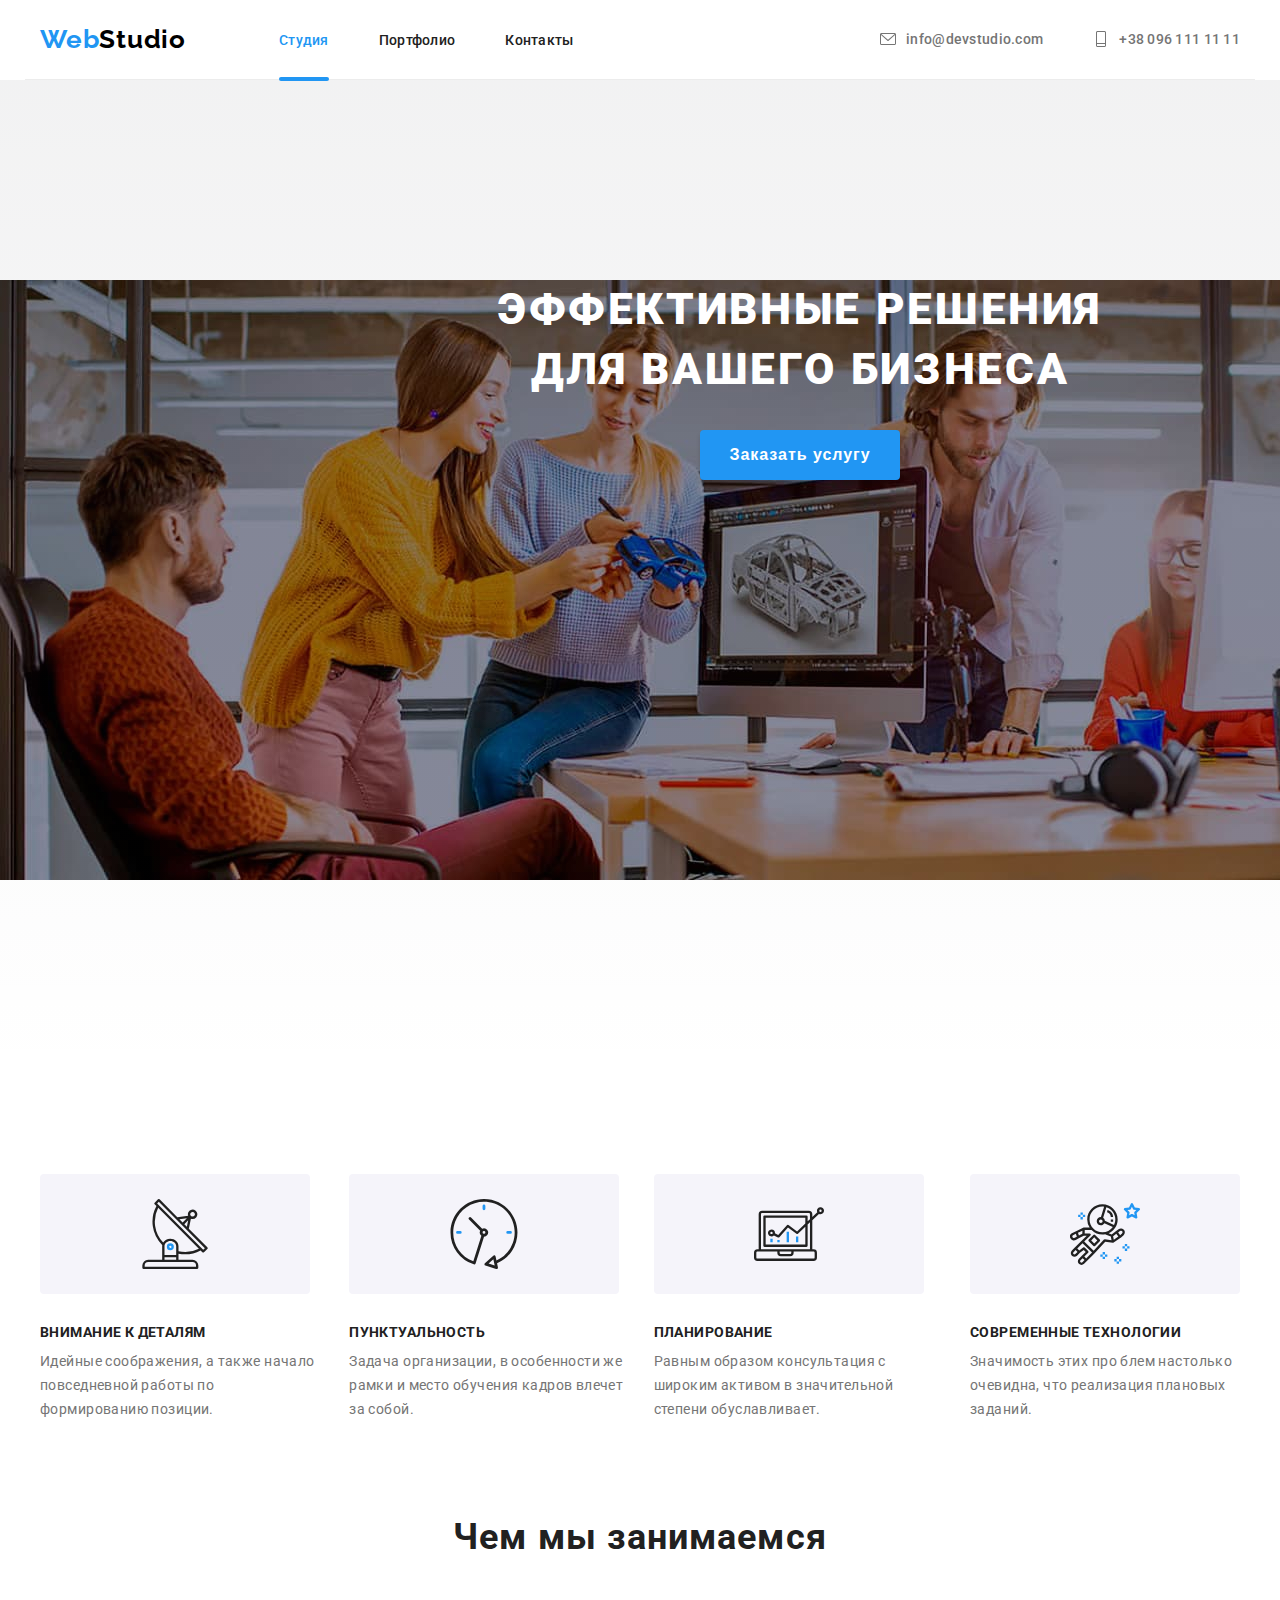
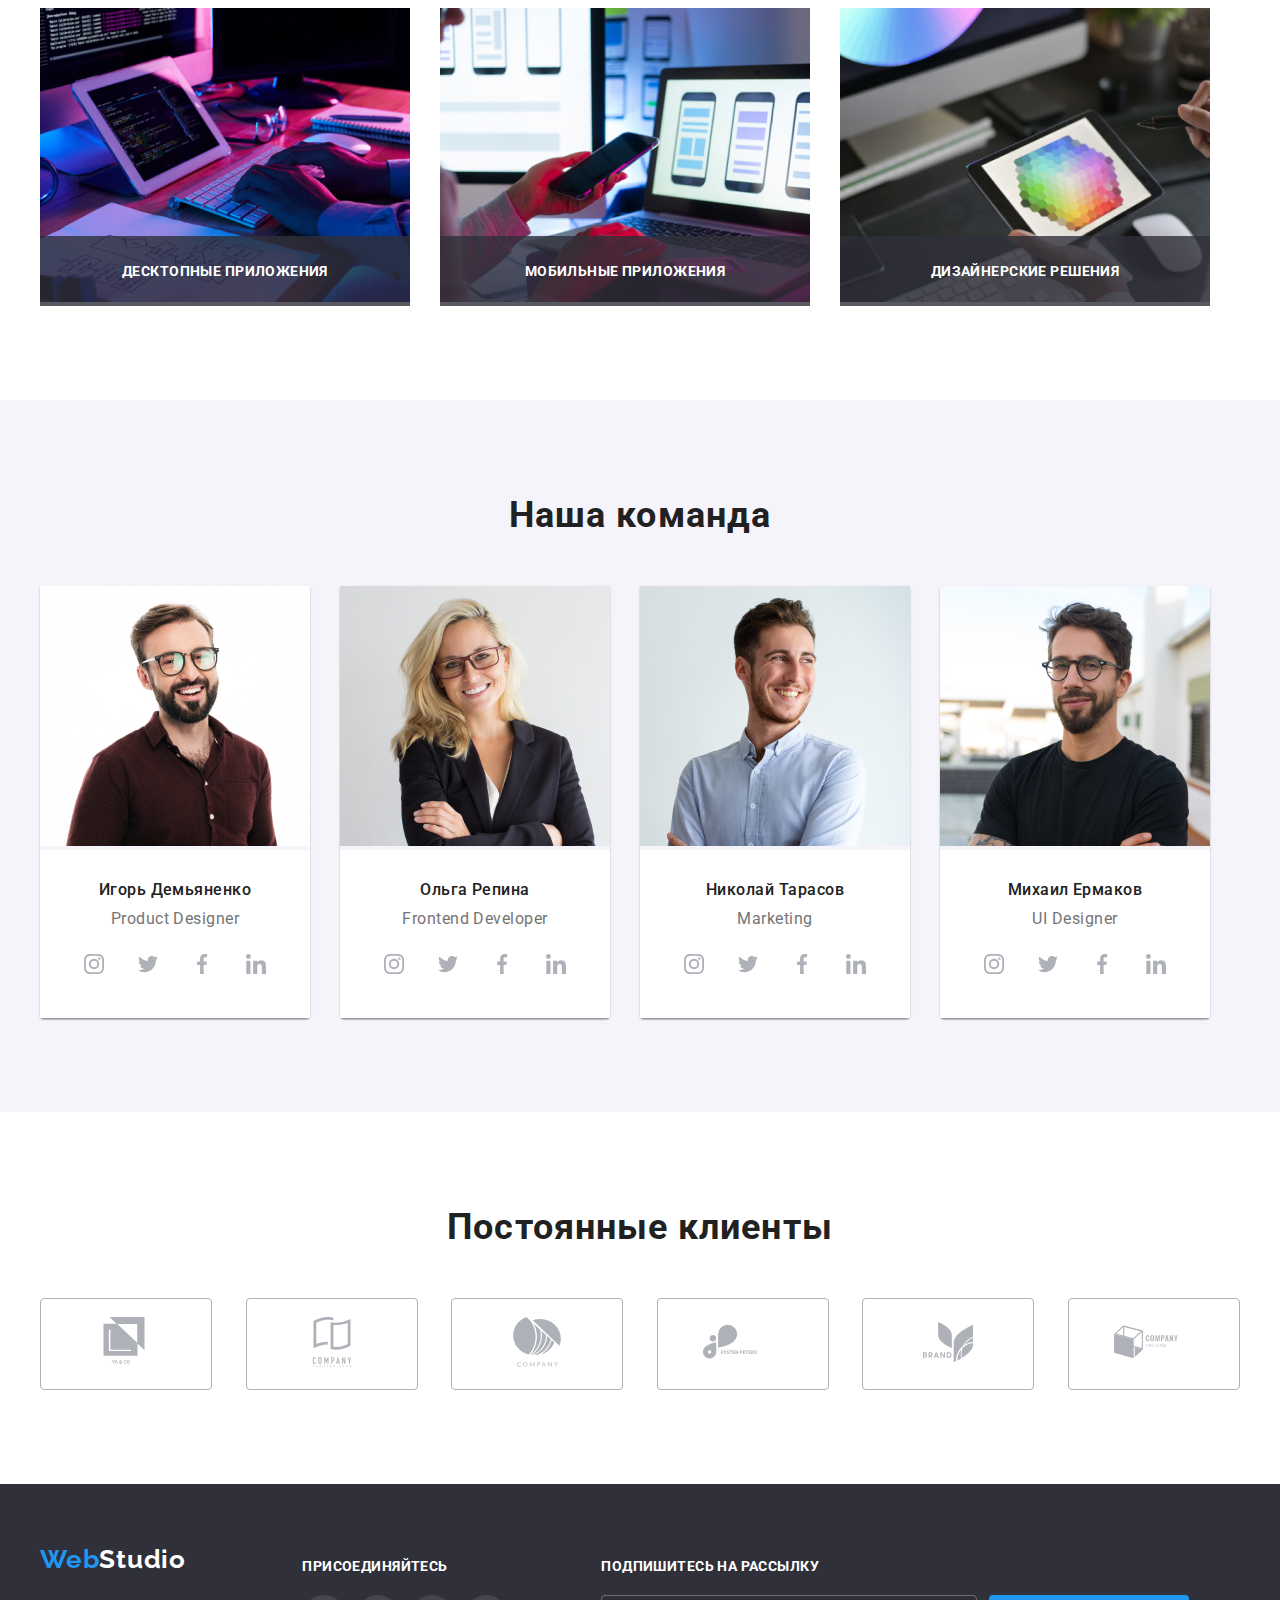
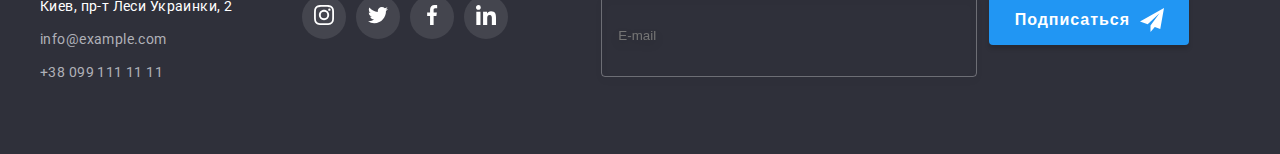
<file: index.html>
<!DOCTYPE html>
<html lang="ru">
  <head>
    <meta charset="UTF-8" />
    <meta name="viewport" content="width=device-width, initial-scale=1.0" />
    <title>WebStudio</title>
    <link
      rel="stylesheet"
      href="https://cdnjs.cloudflare.com/ajax/libs/modern-normalize/0.2.0/modern-normalize.min.css"
      integrity="sha512-sqIVMkf5f8XGYI/UZYGs7wODxlUeoj9JknataPfUwtvrSKWMHrMXGZ7Evb6nabFYJQG15vFFyALe6r0nWCD1Ug=="
      crossorigin="anonymous"
    />
    <link rel="preconnect" href="https://fonts.gstatic.com" />
    <link
      href="https://fonts.googleapis.com/css2?family=Raleway:wght@400;700&family=Roboto:wght@400;500;700;900&display=swap"
      rel="stylesheet"
    />

    <link rel="stylesheet" href="./css/main.min.css" />
  </head>
  <body>
    <!--Head of page-->
    <header>
      <div class="container page-header">
        <a href="./index.html" class="logo"
          ><span class="logo__web">Web</span>Studio</a
        >

        <nav>
          <ul class="menu">
            <li class="menu__item">
              <a class="menu__link current" href="./index.html">Студия</a>
            </li>
            <li class="menu__item">
              <a class="menu__link" href="./portfolio.html">Портфолио</a>
            </li>
            <li class="menu__item">
              <a class="menu__link" href="#">Контакты</a>
            </li>
          </ul>
        </nav>
        <ul class="contacts">
          <li class="contacts__item">
            <a class="contacts__link" href="mailto:info@devstudio.com">
              <svg class="contacts__icon" width="16" height="16">
                <use href="./images/icons.svg#icon-envelope"></use>
              </svg>
              info@devstudio.com</a
            >
          </li>
          <li class="contacts__item">
            <a class="contacts__link" href="tel:+380961111111">
              <svg class="contacts__icon" width="16" height="16">
                <use href="./images/icons.svg#icon-mobile"></use>
              </svg>
              +38 096 111 11 11</a
            >
          </li>
        </ul>
      </div>
    </header>
    <main>
      <!--Hero-->

      <section>
        <div class="hero">
          <h1 class="hero__title">ЭФФЕКТИВНЫЕ РЕШЕНИЯ ДЛЯ ВАШЕГО БИЗНЕСА</h1>
          <button class="button hero__btn" data-modal-open>
            Заказать услугу
          </button>
        </div>
      </section>
      <!-- Блок с преимуществами -->
      <section>
        <div class="container features">
          <ul class="features__list">
            <li class="features__item">
              <div class="features__wrap">
                <svg class="features__icon" width="70" height="70">
                  <use href="./images/icons.svg#icon-details "></use>
                </svg>
              </div>
              <h2 class="features__title">Внимание к деталям</h2>
              <p class="features__text">
                Идейные соображения, а также начало повседневной работы по
                формированию позиции.
              </p>
            </li>
            <li class="features__item">
              <div class="features__wrap">
                <svg class="features__icon" width="70" height="70">
                  <use href="./images/icons.svg#icon-punctuality"></use>
                </svg>
              </div>
              <h2 class="features__title">Пунктуальность</h2>
              <p class="features__text">
                Задача организации, в особенности же рамки и место обучения
                кадров влечет за собой.
              </p>
            </li>
            <li class="features__item">
              <div class="features__wrap">
                <svg class="features__icon" width="70" height="70">
                  <use href="./images/icons.svg#icon-planning"></use>
                </svg>
              </div>
              <h2 class="features__title">Планирование</h2>
              <p class="features__text">
                Равным образом консультация с широким активом в значительной
                степени обуславливает.
              </p>
            </li>
            <li class="features__item">
              <div class="features__wrap">
                <svg class="features__icon" width="70" height="70">
                  <use href="./images/icons.svg#icon-modern-technologes"></use>
                </svg>
              </div>
              <h2 class="features__title">Современные технологии</h2>
              <p class="features__text">
                Значимость этих про блем настолько очевидна, что реализация
                плановых заданий.
              </p>
            </li>
          </ul>
        </div>
      </section>
      <!--Чем мы занимаемся-->
      <section>
        <div class="container about">
          <h3 class="about__title">Чем мы занимаемся</h3>
          <ul class="about__list">
            <li class="about__item">
              <a href=""
                ><img src="./images/box1.jpg" alt="#" />
                <p class="about__text">Десктопные приложения</p></a
              >
            </li>
            <li class="about__item">
              <a href=""
                ><img src="./images/box2.jpg" alt="#" />
                <p class="about__text">Мобильные приложения</p></a
              >
            </li>
            <li class="about__item">
              <a href=""
                ><img src="./images/box3.jpg" alt="#" />
                <p class="about__text">Дизайнерские решения</p></a
              >
            </li>
          </ul>
        </div>
      </section>
      <!--Наша команда-->
      <section class="team">
        <div class="container team__container">
          <h3 class="team__title">Наша команда</h3>
          <ul class="team__list">
            <li class="team__item">
              <img
                src="./images/photo-1.jpg"
                alt="Фото Игорь Демьяненко"
                width="270"
              />
              <div class="team__wrap">
                <h4 class="team__name">Игорь Демьяненко</h4>
                <p class="team__text">Product Designer</p>
                <ul class="socials">
                  <li class="socials__item">
                    <a href="" class="socials__link">
                      <svg class="socials__icon" width="20" height="20">
                        <use href="./images/icons.svg#icon-instagram "></use>
                      </svg>
                    </a>
                  </li>
                  <li class="socials__item">
                    <a href="" class="socials__link">
                      <svg class="socials__icon" width="20" height="20">
                        <use href="./images/icons.svg#icon-twitter "></use>
                      </svg>
                    </a>
                  </li>
                  <li class="socials__item">
                    <a href="" class="socials__link">
                      <svg class="socials__icon" width="20" height="20">
                        <use href="./images/icons.svg#icon-facebook "></use>
                      </svg>
                    </a>
                  </li>
                  <li class="socials__item">
                    <a href="" class="socials__link">
                      <svg class="socials__icon" width="20" height="20">
                        <use href="./images/icons.svg#icon-linkedin "></use>
                      </svg>
                    </a>
                  </li>
                </ul>
              </div>
            </li>

            <li class="team__item">
              <img
                src="./images/photo-2.jpg"
                alt="Фото Ольга Репина"
                width="270"
              />
              <div class="team__wrap">
                <h4 class="team__name">Ольга Репина</h4>
                <p class="team__text">Frontend Developer</p>
                <ul class="socials">
                  <li class="socials__item">
                    <a href="" class="socials__link">
                      <svg class="socials__icon" width="20" height="20">
                        <use href="./images/icons.svg#icon-instagram "></use>
                      </svg>
                    </a>
                  </li>
                  <li class="socials__item">
                    <a href="" class="socials__link">
                      <svg class="socials__icon" width="20" height="20">
                        <use href="./images/icons.svg#icon-twitter "></use>
                      </svg>
                    </a>
                  </li>
                  <li class="socials__item">
                    <a href="" class="socials__link">
                      <svg class="socials__icon" width="20" height="20">
                        <use href="./images/icons.svg#icon-facebook "></use>
                      </svg>
                    </a>
                  </li>
                  <li class="socials__item">
                    <a href="" class="socials__link">
                      <svg class="socials__icon" width="20" height="20">
                        <use href="./images/icons.svg#icon-linkedin "></use>
                      </svg>
                    </a>
                  </li>
                </ul>
              </div>
            </li>
            <li class="team__item">
              <img
                src="./images/photo-3.jpg"
                alt="Фото Николай Тарасов"
                width="270"
              />
              <div class="team__wrap">
                <h4 class="team__name">Николай Тарасов</h4>
                <p class="team__text">Marketing</p>
                <ul class="socials">
                  <li class="socials__item">
                    <a href="" class="socials__link">
                      <svg class="socials__icon" width="20" height="20">
                        <use href="./images/icons.svg#icon-instagram "></use>
                      </svg>
                    </a>
                  </li>
                  <li class="socials__item">
                    <a href="" class="socials__link">
                      <svg class="socials__icon" width="20" height="20">
                        <use href="./images/icons.svg#icon-twitter "></use>
                      </svg>
                    </a>
                  </li>
                  <li class="socials__item">
                    <a href="" class="socials__link">
                      <svg class="socials__icon" width="20" height="20">
                        <use href="./images/icons.svg#icon-facebook "></use>
                      </svg>
                    </a>
                  </li>
                  <li class="socials__item">
                    <a href="" class="socials__link">
                      <svg class="socials__icon" width="20" height="20">
                        <use href="./images/icons.svg#icon-linkedin "></use>
                      </svg>
                    </a>
                  </li>
                </ul>
              </div>
            </li>
            <li class="team__item">
              <img
                src="./images/photo-4.jpg"
                alt="Фото Михаил Ермаков"
                width="270"
              />
              <div class="team__wrap">
                <h4 class="team__name">Михаил Ермаков</h4>
                <p class="team__text">UI Designer</p>
                <ul class="socials">
                  <li class="socials__item">
                    <a href="" class="socials__link">
                      <svg class="socials__icon" width="20" height="20">
                        <use href="./images/icons.svg#icon-instagram "></use>
                      </svg>
                    </a>
                  </li>
                  <li class="socials__item">
                    <a href="" class="socials__link">
                      <svg class="socials__icon" width="20" height="20">
                        <use href="./images/icons.svg#icon-twitter "></use>
                      </svg>
                    </a>
                  </li>
                  <li class="socials__item">
                    <a href="" class="socials__link">
                      <svg class="socials__icon" width="20" height="20">
                        <use href="./images/icons.svg#icon-facebook "></use>
                      </svg>
                    </a>
                  </li>
                  <li class="socials__item">
                    <a href="" class="socials__link">
                      <svg class="socials__icon" width="20" height="20">
                        <use href="./images/icons.svg#icon-linkedin "></use>
                      </svg>
                    </a>
                  </li>
                </ul>
              </div>
            </li>
          </ul>
        </div>
      </section>
      <!-- Постоянные клиенты -->
      <section>
        <div class="container clients">
          <h2 class="clients__title">Постоянные клиенты</h2>
          <ul class="clients__list">
            <li class="clients__item">
              <a href="#" class="clients__link">
                <svg class="clients-img" width="50" height="80">
                  <use href="./images/icons.svg#icon-logo-ya-co"></use>
                </svg>
              </a>
            </li>

            <li class="clients__item">
              <a href="#" class="clients__link">
                <svg class="clients-img" width="50" height="50">
                  <use href="./images/icons.svg#icon-logo-tagline"></use>
                </svg>
              </a>
            </li>

            <li class="clients__item">
              <a href="#" class="clients__link">
                <svg class="clients-img" width="50" height="50">
                  <use href="./images/icons.svg#icon-logo-company"></use>
                </svg>
              </a>
            </li>

            <li class="clients__item">
              <a href="#" class="clients__link">
                <svg class="clients-img" width="80" height="80">
                  <use href="./images/icons.svg#icon-logo-foster"></use>
                </svg>
              </a>
            </li>

            <li class="clients__item">
              <a href="#" class="clients__link">
                <svg class="clients-img" width="50" height="80">
                  <use href="./images/icons.svg#icon-logo-brand"></use>
                </svg>
              </a>
            </li>

            <li class="clients__item">
              <a href="#" class="clients__link">
                <svg class="clients-img" width="80" height="80">
                  <use href="./images/icons.svg#icon-logo-comp-tag"></use>
                </svg>
              </a>
            </li>
          </ul>
        </div>
      </section>
    </main>
    <!--Footer-->

    <footer class="footer">
      <div class="container page-footer">
        <div>
          <a class="logo page-footer__logo" href="./index.html"
            ><span class="logo__web">Web</span
            ><span class="logo__footer">Studio</span></a
          >
          <address class="address">
            <span class="addres__text">Киев, пр-т Леси Украинки, 2</span>
            <a class="address__link" href="mailto:info@example.com"
              >info@example.com</a
            >
            <a class="address__link" href="tel:+380991111111"
              >+38 099 111 11 11</a
            >
          </address>
        </div>
        <div class="socials page-footer__socials">
          <strong class="socials__title">присоединяйтесь</strong>
          <ul class="socials">
            <li class="socials__item">
              <a href="" class="socials__link">
                <svg class="socials__icon" width="20" height="20">
                  <use href="./images/icons.svg#icon-instagram "></use>
                </svg>
              </a>
            </li>
            <li class="socials__item">
              <a href="" class="socials__link">
                <svg class="socials__icon" width="20" height="20">
                  <use href="./images/icons.svg#icon-twitter "></use>
                </svg>
              </a>
            </li>
            <li class="socials__item">
              <a href="" class="socials__link">
                <svg class="socials__icon" width="20" height="20">
                  <use href="./images/icons.svg#icon-facebook "></use>
                </svg>
              </a>
            </li>
            <li class="socials__item">
              <a href="" class="socials__link">
                <svg class="socials__icon" width="20" height="20">
                  <use href="./images/icons.svg#icon-linkedin "></use>
                </svg>
              </a>
            </li>
          </ul>
        </div>
        <div class="subscribe">
          <strong class="subsribe__title socials__title"
            >Подпишитесь на рассылку</strong
          >
          <div class="subscribe__wrap">
            <div class="subscribe__form-field">
              <label for="subscribe__label"></label>
              <input
                type="email"
                name="mail"
                id="mail-footer"
                class="subscribe__input"
                placeholder="E-mail"
              />
            </div>
            <button type="submit" class="button hero__btn subscribe__btn">
              Подписаться
            </button>
          </div>
        </div>
      </div>
    </footer>
    <!-- Модальное окно -->
    <div class="backdrop is-hidden" data-modal>
      <div class="modal">
        <form class="form">
          <b class="form__title">Оставьте свои данные, мы вам перезвоним</b>

          <label class="form__label"
            >Имя
            <input
              type="text"
              name="name"
              class="form__input"
              placeholder=" "
            />
            <svg class="form__icon" width="18" height="18">
              <use href="./images/icons.svg#icon-body"></use>
            </svg>
          </label>

          <label class="form__label"
            >Телефон
            <input type="tel" name="tel" class="form__input" placeholder=" " />
            <svg class="form__icon" width="18" height="18">
              <use href="./images/icons.svg#icon-tel"></use>
            </svg>
          </label>

          <label class="form__label"
            >Почта
            <input
              type="email"
              name="mail"
              class="form__input"
              placeholder=" "
            />
            <svg class="form__icon" width="18" height="18">
              <use href="./images/icons.svg#icon-e-mail"></use>
            </svg>
          </label>

          <label for="comment" class="form__label">Комментарий</label>
          <textarea
            name="comment"
            id="comment"
            placeholder="Введите текст"
            class="form__textarea"
          ></textarea>
          <div class="policy">
            <input
              type="checkbox"
              name="policy"
              id="policy"
              class="policy__input"
            />
            <label for="policy" class="policy__label">
              Соглашаюсь с рассылкой и принимаю
              <a href="#" class="policy__link">Условия договора</a></label
            >
          </div>
          <button type="submit" class="button hero__btn form__btn">
            Отправить
          </button>
        </form>
        <button class="modal__btn" data-modal-close>
          <svg class="modal__btn-close" width="18" height="18">
            <use href="./images/icons.svg#icon-close"></use>
          </svg>
        </button>
      </div>
    </div>
    <script src="./js/modal.js"></script>
  </body>
</html>
</file>
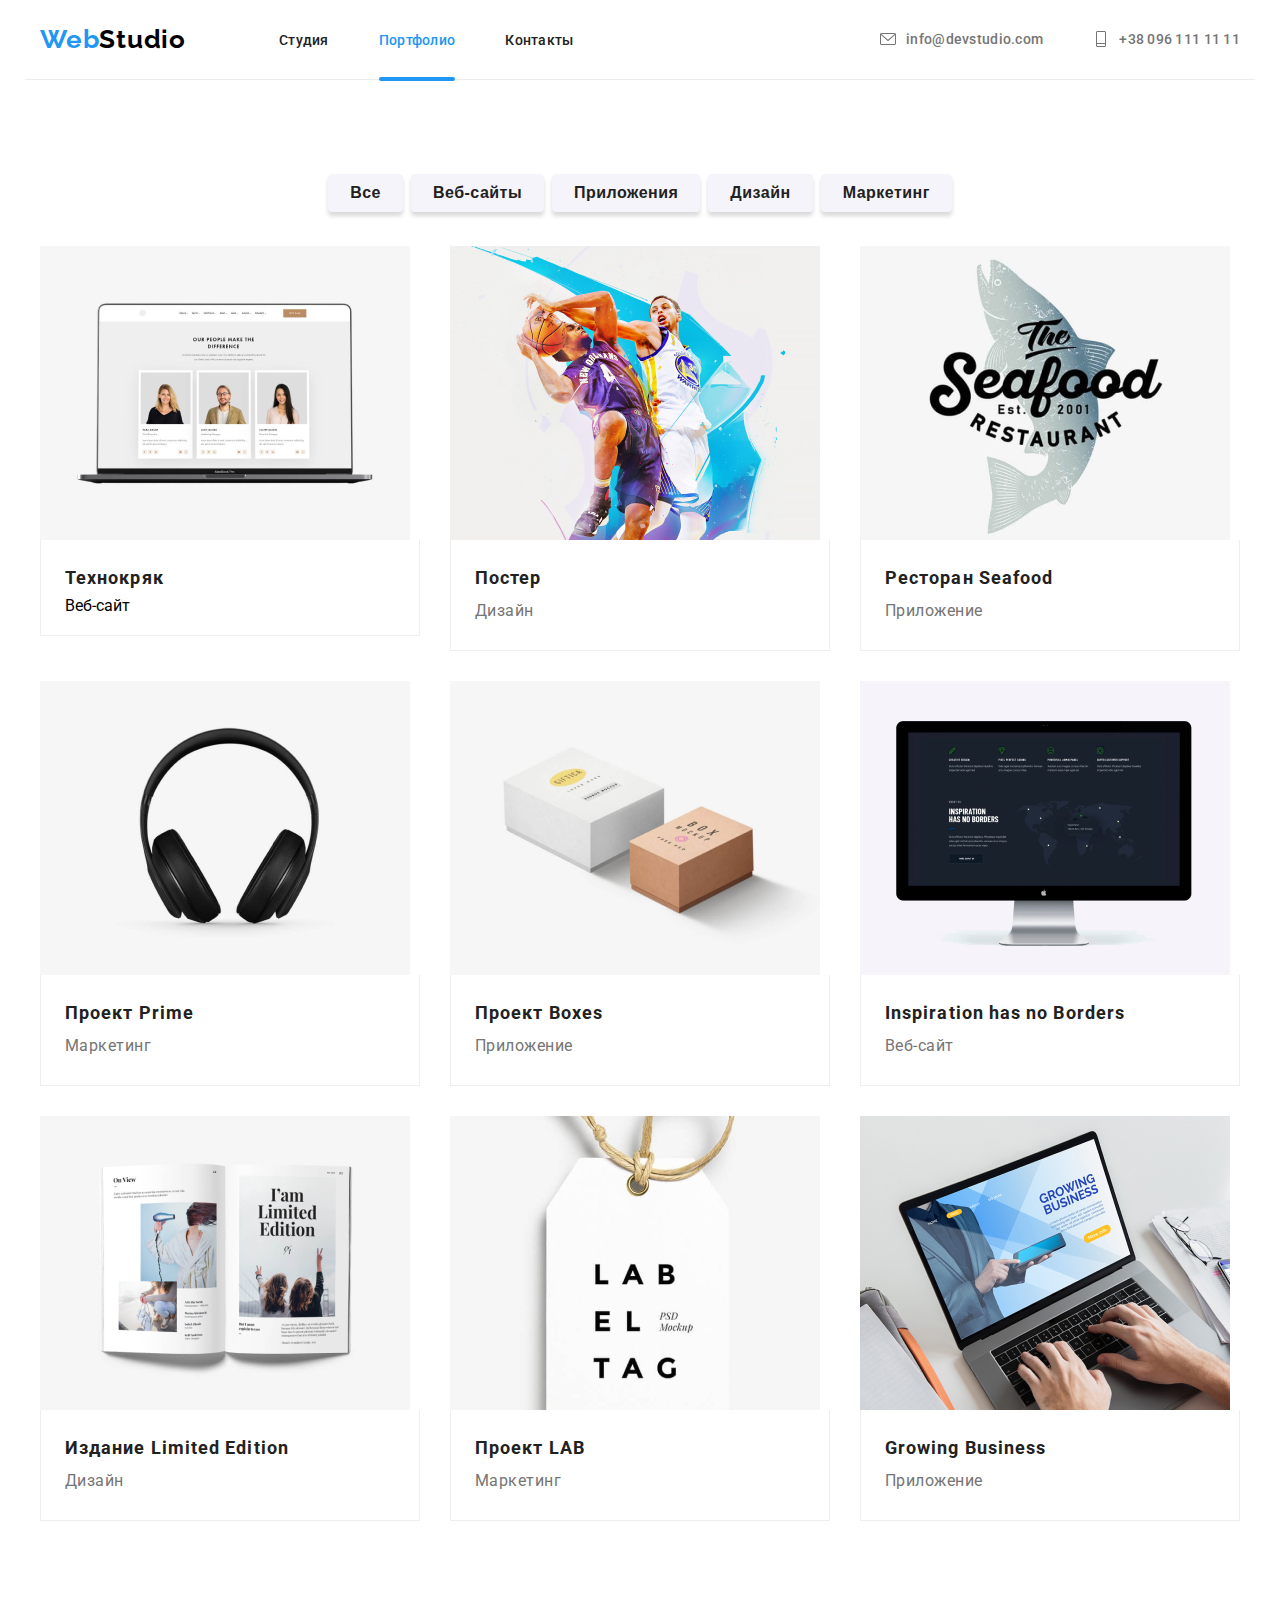
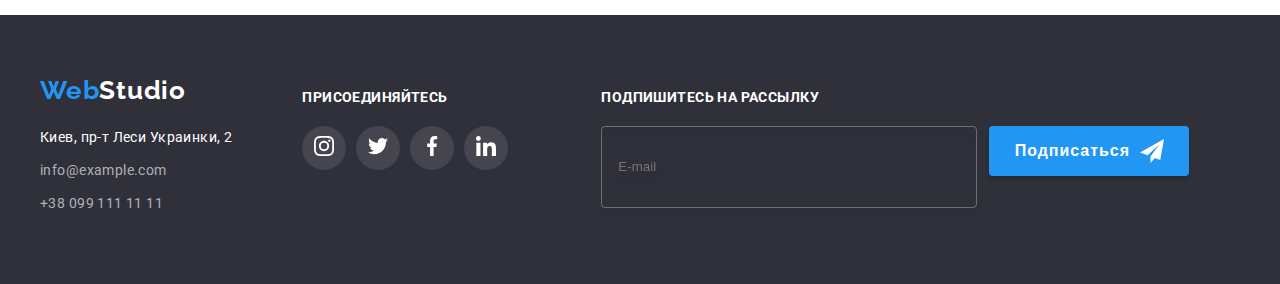
<file: portfolio.html>
<!DOCTYPE html>
<html lang="ru">
  <head>
    <meta charset="UTF-8" />
    <meta name="viewport" content="width=device-width, initial-scale=1.0" />
    <title>WebStudio</title>
    <link
      rel="stylesheet"
      href="https://cdnjs.cloudflare.com/ajax/libs/modern-normalize/0.2.0/modern-normalize.min.css"
      integrity="sha512-sqIVMkf5f8XGYI/UZYGs7wODxlUeoj9JknataPfUwtvrSKWMHrMXGZ7Evb6nabFYJQG15vFFyALe6r0nWCD1Ug=="
      crossorigin="anonymous"
    />
    <link rel="preconnect" href="https://fonts.gstatic.com" />
    <link
      href="https://fonts.googleapis.com/css2?family=Raleway:wght@400;700&family=Roboto:wght@400;700;900&display=swap"
      rel="stylesheet"
    />

    <link rel="stylesheet" href="./css/main.min.css" />
  </head>

  <body>
    <!--Head of page-->
    <header>
      <div class="container page-header">
        <a href="./index.html" class="logo"
          ><span class="logo__web">Web</span>Studio</a
        >

        <nav>
          <ul class="menu">
            <li class="menu__item">
              <a class="menu__link" href="./index.html">Студия</a>
            </li>
            <li class="menu__item">
              <a class="menu__link current" href="./portfolio.html"
                >Портфолио</a
              >
            </li>
            <li class="menu__item">
              <a class="menu__link" href="#">Контакты</a>
            </li>
          </ul>
        </nav>
        <ul class="contacts">
          <li class="contacts__item">
            <a class="contacts__link" href="mailto:info@devstudio.com">
              <svg class="contacts__icon" width="16" height="16">
                <use href="./images/icons.svg#icon-envelope"></use>
              </svg>
              info@devstudio.com</a
            >
          </li>
          <li class="contacts__item">
            <a class="contacts__link" href="tel:+380961111111">
              <svg class="contacts__icon" width="16" height="16">
                <use href="./images/icons.svg#icon-mobile"></use>
              </svg>
              +38 096 111 11 11</a
            >
          </li>
        </ul>
      </div>
    </header>
    <main>
      <!-- Галерея -->

      <section>
        <div class="container gallery">
          <h1 class="visually-hidden">Наши проекты</h1>

          <ul class="btn__list">
            <li class="btn__item">
              <button class="button btn__text" type="button ">Все</button>
            </li>
            <li class="btn__item">
              <button class="button btn__text" type="button">Веб-сайты</button>
            </li>
            <li class="btn__item">
              <button class="button btn__text" type="button">Приложения</button>
            </li>
            <li class="btn__item">
              <button class="button btn__text" type="button">Дизайн</button>
            </li>
            <li class="btn__item">
              <button class="button btn__text" type="button">Маркетинг</button>
            </li>
          </ul>

          <ul class="gallery__list">
            <li class="gallery__item">
              <div class="gallery__overlay">
                <img src="./images/technocryak.jpg" alt="Технокряк" />
                <div class="gallery__overlay--wrap">
                  <p class="gallery__overlay--text">
                    Технокряк это современная площадка распространения
                    коронавируса. Компании используют эту платформу для
                    цифрового шпионажа и атак на защищённые сервера конкурентов.
                  </p>
                </div>
              </div>
              <div class="gallery__thumb">
                <h2 class="gallery__title">Технокряк</h2>
                <p class="galery__text">Веб-сайт</p>
              </div>
            </li>
            <li class="gallery__item">
              <div class="gallery__overlay">
                <img src="./images/new-orlean.jpg" alt="Постер" />
                <div class="gallery__overlay--wrap">
                  <p class="gallery__overlay--text">
                    Технокряк это современная площадка распространения
                    коронавируса. Компании используют эту платформу для
                    цифрового шпионажа и атак на защищённые сервера конкурентов.
                  </p>
                </div>
              </div>
              <div class="gallery__thumb">
                <h2 class="gallery__title">Постер</h2>
                <p class="gallery__text">Дизайн</p>
              </div>
            </li>
            <li class="gallery__item">
              <div class="gallery__overlay">
                <img src="./images/seafood.jpg" alt="Seafood" />
                <div class="gallery__overlay--wrap">
                  <p class="gallery__overlay--text">
                    Технокряк это современная площадка распространения
                    коронавируса. Компании используют эту платформу для
                    цифрового шпионажа и атак на защищённые сервера конкурентов.
                  </p>
                </div>
              </div>
              <div class="gallery__thumb">
                <h2 class="gallery__title">Ресторан Seafood</h2>
                <p class="gallery__text">Приложение</p>
              </div>
            </li>
            <li class="gallery__item">
              <div class="gallery__overlay">
                <img src="./images/prime.jpg" alt="Prime" />
                <div class="gallery__overlay--wrap">
                  <p class="gallery__overlay--text">
                    Технокряк это современная площадка распространения
                    коронавируса. Компании используют эту платформу для
                    цифрового шпионажа и атак на защищённые сервера конкурентов.
                  </p>
                </div>
              </div>
              <div class="gallery__thumb">
                <h2 class="gallery__title">Проект Prime</h2>
                <p class="gallery__text">Маркетинг</p>
              </div>
            </li>

            <li class="gallery__item">
              <div class="gallery__overlay">
                <img src="./images/boxes.jpg" alt="Проект Boxes" />
                <div class="gallery__overlay--wrap">
                  <p class="gallery__overlay--text">
                    Технокряк это современная площадка распространения
                    коронавируса. Компании используют эту платформу для
                    цифрового шпионажа и атак на защищённые сервера конкурентов.
                  </p>
                </div>
              </div>
              <div class="gallery__thumb">
                <h2 class="gallery__title">Проект Boxes</h2>
                <p class="gallery__text">Приложение</p>
              </div>
            </li>
            <li class="gallery__item">
              <div class="gallery__overlay">
                <img src="./images/inspiration.jpg" alt="Inspiration" />
                <div class="gallery__overlay--wrap">
                  <p class="gallery__overlay--text">
                    Технокряк это современная площадка распространения
                    коронавируса. Компании используют эту платформу для
                    цифрового шпионажа и атак на защищённые сервера конкурентов.
                  </p>
                </div>
              </div>
              <div class="gallery__thumb">
                <h2 class="gallery__title">Inspiration has no Borders</h2>
                <p class="gallery__text">Веб-сайт</p>
              </div>
            </li>
            <li class="gallery__item">
              <div class="gallery__overlay">
                <img src="./images/limited.jpg" alt="Издание Limited Edition" />
                <div class="gallery__overlay--wrap">
                  <p class="gallery__overlay--text">
                    Технокряк это современная площадка распространения
                    коронавируса. Компании используют эту платформу для
                    цифрового шпионажа и атак на защищённые сервера конкурентов.
                  </p>
                </div>
              </div>
              <div class="gallery__thumb">
                <h2 class="gallery__title">Издание Limited Edition</h2>
                <p class="gallery__text">Дизайн</p>
              </div>
            </li>
            <li class="gallery__item">
              <div class="gallery__overlay">
                <img src="./images/lab.jpg" alt="Проект LAB" />
                <div class="gallery__overlay--wrap">
                  <p class="gallery__overlay--text">
                    Технокряк это современная площадка распространения
                    коронавируса. Компании используют эту платформу для
                    цифрового шпионажа и атак на защищённые сервера конкурентов.
                  </p>
                </div>
              </div>
              <div class="gallery__thumb">
                <h2 class="gallery__title">Проект LAB</h2>
                <p class="gallery__text">Маркетинг</p>
              </div>
            </li>
            <li class="gallery__item">
              <div class="gallery__overlay">
                <img src="./images/business.jpg" alt="Growing Business" />
                <div class="gallery__overlay--wrap">
                  <p class="gallery__overlay--text">
                    Технокряк это современная площадка распространения
                    коронавируса. Компании используют эту платформу для
                    цифрового шпионажа и атак на защищённые сервера конкурентов.
                  </p>
                </div>
              </div>
              <div class="gallery__thumb">
                <h2 class="gallery__title">Growing Business</h2>
                <p class="gallery__text">Приложение</p>
              </div>
            </li>
          </ul>
        </div>
      </section>
    </main>
    <!--Footer-->
    <footer class="footer">
      <div class="container page-footer">
        <div>
          <a class="logo page-footer__logo" href="./index.html"
            ><span class="logo__web">Web</span
            ><span class="logo__footer">Studio</span></a
          >
          <address class="address">
            <span class="addres__text">Киев, пр-т Леси Украинки, 2</span>
            <a class="address__link" href="mailto:info@example.com"
              >info@example.com</a
            >
            <a class="address__link" href="tel:+380991111111"
              >+38 099 111 11 11</a
            >
          </address>
        </div>
        <div class="socials page-footer__socials">
          <strong class="socials__title">присоединяйтесь</strong>
          <ul class="socials">
            <li class="socials__item">
              <a href="" class="socials__link">
                <svg class="socials__icon" width="20" height="20">
                  <use href="./images/icons.svg#icon-instagram "></use>
                </svg>
              </a>
            </li>
            <li class="socials__item">
              <a href="" class="socials__link">
                <svg class="socials__icon" width="20" height="20">
                  <use href="./images/icons.svg#icon-twitter "></use>
                </svg>
              </a>
            </li>
            <li class="socials__item">
              <a href="" class="socials__link">
                <svg class="socials__icon" width="20" height="20">
                  <use href="./images/icons.svg#icon-facebook "></use>
                </svg>
              </a>
            </li>
            <li class="socials__item">
              <a href="" class="socials__link">
                <svg class="socials__icon" width="20" height="20">
                  <use href="./images/icons.svg#icon-linkedin "></use>
                </svg>
              </a>
            </li>
          </ul>
        </div>
        <div class="subscribe">
          <strong class="subsribe__title socials__title"
            >Подпишитесь на рассылку</strong
          >
          <div class="subscribe__wrap">
            <div class="subscribe__form-field">
              <label for="subscribe__label"></label>
              <input
                type="email"
                name="mail"
                id="mail-footer"
                class="subscribe__input"
                placeholder="E-mail"
              />
            </div>
            <button type="submit" class="button hero__btn subscribe__btn">
              Подписаться
            </button>
          </div>
        </div>
      </div>
    </footer>
  </body>
</html>
</file>
<file: css/main.min.css>
.logo{color:#000;font-family:Raleway;font-weight:bold;font-size:26px;line-height:1.192;letter-spacing:0.03em}.logo__web{color:#2196f3}.socials{display:flex;justify-content:space-between}.socials__link{color:#afb1b8;transition:color 250ms cubic-bezier(0.4, 0, 0.2, 1)}.socials__item{display:flex;align-items:center;justify-content:center;width:44px;height:44px;border-radius:50%;cursor:pointer;background-color:#fff;transition:background-color 250ms cubic-bezier(0.4, 0, 0.2, 1)}.socials__item:hover,.socials__item:focus{background-color:#2196f3}.socials__item:hover .socials__link,.socials__item:focus .socials__link{color:#fff}.socials__icon{fill:currentColor;transition:fill 250ms cubic-bezier(0.4, 0, 0.2, 1)}body{font-family:Roboto, Raleway, sans-serif;font-style:normal}.visually-hidden{position:absolute;width:1px;height:1px;margin:-1px;border:0;padding:0;white-space:nowrap;clip-path:inset(100%);clip:rect(0 0 0 0);overflow:hidden}.container{width:1200px;margin-right:auto;margin-left:auto;padding:0 15px 0 15px}h1,h2,h3,h4,h5,h6,p{margin:0}*{margin:0;padding:0}ul{list-style:none}a{text-decoration:none}.page-header{display:flex;align-items:center;border-bottom:1px solid #ececec;padding:24px 15px}.menu,.contacts{display:flex}.menu{margin-left:93px}.contacts{margin-left:auto}.menu__item:not(:last-child){margin-right:50px}.menu__link{position:relative;display:inline-block;color:#212121;font-weight:500;font-size:14px;line-height:1.142;letter-spacing:0.02em;transition:color 250ms cubic-bezier(0.4, 0, 0.2, 1)}.menu__link:hover,.menu__link :focus{color:#2196f3}.contacts__item{align-items:center}.contacts__item:not(:last-child){margin-right:50px}.contacts__link{display:flex;font-weight:500;font-size:14px;line-height:1.142;letter-spacing:0.02em;color:#757575;transition:color 250ms cubic-bezier(0.4, 0, 0.2, 1)}.contacts__link:hover,.contacts__link :focus{color:#2196f3}.contacts__icon{margin-right:10px;fill:currentColor}.menu__link.current{color:#2196f3}.menu__link.current::after{position:absolute;content:'';display:inline-flex;width:100%;height:4px;border-radius:2px;background-color:#2196f3;bottom:0;left:0;transform:translateY(33px)}.hero{margin-left:auto;margin-right:auto;min-width:1600px;height:600px;padding-top:200px;padding-bottom:200px;background-image:linear-gradient(180deg, rgba(47,48,58,0.064) 0%, rgba(47,48,58,0) 100%),url(../images/b-g-img.jpg);background-repeat:no-repeat;background-position:center}.hero__title{max-width:696px;margin:0 auto 30px auto;font-weight:900;font-size:44px;line-height:1.36;color:#fff;text-align:center;letter-spacing:0.06em}.hero__btn{display:flex;width:200px;height:50px;justify-content:center;align-items:center;margin-left:auto;margin-right:auto}.button{background:#2196f3;box-shadow:0px 4px 4px rgba(0,0,0,0.15);border:none;border-radius:4px;text-align:center;letter-spacing:0.06em;color:#fff;font-weight:bold;font-size:16px;line-height:1.875}.features{padding:94px 15px}.features__list{display:flex}.features__item:not(:last-child){margin-right:30px}.features__wrap{display:flex;align-items:center;justify-content:center;width:270px;height:120px;background-color:#f5f4fa;border-radius:4px;margin-bottom:30px}.features__title{font-weight:700;font-size:14px;line-height:1.142;letter-spacing:0.03em;text-transform:uppercase;color:#212121;margin-bottom:10px}.features__text{font-weight:400;font-size:14px;line-height:1.714;color:#757575;letter-spacing:0.03em}.about{padding-bottom:94px}.about__title{font-weight:700;font-size:36px;line-height:1.167;text-align:center;letter-spacing:0.03em;color:#212121;margin-bottom:50px}.about__list{display:flex}.about__item{position:relative}.about__item:not(:last-child){margin-right:30px}.about__text{position:absolute;left:0;bottom:0;padding:27px 0;text-align:center;width:100%;font-weight:bold;font-size:14px;line-height:1.142;letter-spacing:0.03em;text-transform:uppercase;color:#fff;background-color:rgba(47,48,58,0.8)}.team{background-color:#f5f4fa}.team__container{padding-top:94px;padding-bottom:94px}.team__title{font-weight:700;font-size:36px;line-height:1.167;text-align:center;letter-spacing:0.03em;color:#212121;margin-bottom:50px}.team__list{display:flex}.team__item{box-shadow:0px 1px 3px rgba(0,0,0,0.12),0px 1px 1px rgba(0,0,0,0.14),0px 2px 1px rgba(0,0,0,0.2);border-radius:0px 0px 4px 4px}.team__item:not(:last-child){margin-right:30px}.team__wrap{padding:30px 32px;background-color:#fff}.team__name{text-align:center;margin-bottom:10px;font-weight:500;font-size:16px;line-height:1.187;letter-spacing:0.03em;color:#212121}.team__text{font-weight:400;font-size:16px;line-height:1.187;margin-bottom:16px;text-align:center;letter-spacing:0.03em;color:#757575}.clients{padding-top:94px;padding-bottom:94px}.clients__title{font-weight:700;font-size:36px;line-height:1.167;text-align:center;letter-spacing:0.03em;color:#212121;margin-bottom:50px}.clients__list{display:flex;justify-content:space-between}.clients__item{display:flex;align-items:center;justify-content:center;width:170px;height:90px;border-width:1px;border-style:solid;border-color:#afb1b8;border-radius:4px;cursor:pointer;transition:border-color 250ms cubic-bezier(0.4, 0, 0.2, 1)}.clients__item:hover,.clients__item :focus{border-color:#2196f3}.clients__item:hover .clients__link,.clients__item :focus .clients__link{color:#2196f3}.clients__link{color:#afb1b8;transition:color 250ms cubic-bezier(0.4, 0, 0.2, 1)}.clients-img{fill:currentColor;transition:fill 250ms cubic-bezier(0.4, 0, 0.2, 1)}.footer{background-color:#2f303a}.page-footer{display:flex;padding-top:60px;padding-bottom:60px}.logo__footer{color:#fff}.page-footer__logo{display:inline-block;margin-bottom:20px}.address{display:flex;flex-direction:column}.addres__text{color:#fff;font-weight:400;font-size:14px;line-height:1.714;font-style:normal;letter-spacing:0.03em;margin-bottom:9px}.address__link{color:#afb1b8;font-style:normal;margin-bottom:9px;font-weight:400;font-size:14px;line-height:1.71;letter-spacing:0.03em;transition:color 250ms cubic-bezier(0.4, 0, 0.2, 1)}.address__link:hover,.address__link :focus{color:#2196f3}.page-footer__socials{display:inline-block;padding-top:12px;margin-left:70px}.socials__title{display:inline-flex;margin-bottom:20px;font-weight:700;font-size:14px;line-height:1.14;letter-spacing:0.03em;text-transform:uppercase;color:#fff}.page-footer .socials__item:last-child{margin-right:0}.page-footer .socials__item{margin-right:10px;background-color:rgba(255,255,255,0.1);transition:background-color 250ms cubic-bezier(0.4, 0, 0.2, 1)}.page-footer .socials__item:last-child{margin-right:0}.page-footer .socials__link{color:#fff}.page-footer .socials__icon{fill:currentColor}.page-footer .socials__item:hover,.page-footer .socials__item:focus{background-color:#2196f3}.subscribe{display:inline-block;padding-top:12px;margin-left:93px}.subscribe__wrap{display:flex;justify-content:center}.subscribe__input{margin-right:12px;width:358px;height:50px;background-color:var(--bgc-hero-footer);filter:drop-shadow(rgba(0,0,0,0.15) 0px 4px 4px);padding:15px 0px 15px 16px;border-width:1px;border-style:solid;border-color:rgba(255,255,255,0.3);border-radius:4px}.subscribe__btn::after{content:'';width:24px;height:24px;margin-left:10px;background-image:url(../images/icon-send.svg)}.backdrop{position:fixed;top:0;left:0;width:100%;height:100%;opacity:1;background-color:rgba(0,0,0,0.2);transition:opacity 250ms cubic-bezier(0.4, 0, 0.2, 1)}.backdrop.is-hidden{opacity:0;pointer-events:none;transition:opacity 250ms cubic-bezier(0.4, 0, 0.2, 1)}.backdrop.is-hidden .modal{opacity:0;transform:translate(-50%, -50%) scale(0.5);transition:transform 250ms cubic-bezier(0.4, 0, 0.2, 1)}.modal{opacity:1;position:absolute;top:50%;left:50%;transform:translate(-50%, -50%) scale(1);transition:transform 250ms cubic-bezier(0.4, 0, 0.2, 1);max-width:528px;max-height:581px;padding:40px;background-color:#fff;box-shadow:0px 1px 3px rgba(0,0,0,0.12),0px 1px 1px rgba(0,0,0,0.14),0px 2px 1px rgba(0,0,0,0.2);border-radius:4px}.modal__btn{position:absolute;top:0;right:0;transform:translate(-8px, 8px);border-radius:50%;color:var(--logo-text-color);background:#fff;border:1px solid rgba(0,0,0,0.1);width:30px;height:30px;transition:color 250ms cubic-bezier(0.4, 0, 0.2, 1)}.modal__btn:hover,.modal__btn :focus,.modal__btn :active{color:#2196f3}.modal__btn-close{position:absolute;top:0;right:0;transform:translate(-5px, 5px);fill:currentColor;transition:fill 250ms cubic-bezier(0.4, 0, 0.2, 1)}.form{display:flex;flex-direction:column;width:100%;height:100%}.form__title{margin-bottom:12px;font-weight:700;font-size:20px;line-height:1.15;text-align:center;letter-spacing:0.03em;color:#212121}.form__label{position:relative;font-weight:400;font-size:12px;line-height:1.167;letter-spacing:0.01em;color:#757575;margin-bottom:4px}.form__input{width:100%;height:40px;border:1px solid rgba(33,33,33,0.2);box-sizing:border-box;border-radius:4px;margin-top:4px;margin-bottom:10px;padding-left:40px;outline:none;transition:border 250ms cubic-bezier(0.4, 0, 0.2, 1)}.form__input:focus,.form__textarea:focus{border:1px solid #2196f3}.form__input:focus ~ .form__icon{color:#2196f3}.form__icon{position:absolute;left:12px;top:50%;transform:translateY(-30%);fill:currentColor;transition:fill 250ms cubic-bezier(0.4, 0, 0.2, 1)}.form__textarea{width:100%;height:120px;border:1px solid rgba(33,33,33,0.2);box-sizing:border-box;border-radius:4px;margin-bottom:10px;padding:12px 16px;outline:none;transition:border 250ms cubic-bezier(0.4, 0, 0.2, 1);resize:none}.form__textarea::placeholder{font-weight:400;font-size:12px;line-height:1.167;letter-spacing:0.01em;color:rgba(117,117,117,0.5)}.policy{margin-bottom:30px;padding:0 10px}.policy__input{appearance:none}.policy__label{display:flex;align-items:center;color:#757575;font-weight:400;font-size:14px;line-height:1.71;letter-spacing:0.03em}.policy__label::before{content:'';display:inline-block;width:16px;height:15px;margin-right:5px;background-color:#fff;border:2px solid #212121;border-radius:3px}.policy__input:checked+.policy__label::before{background-image:url(../images/icon-checked.svg);background-color:#2196f3;outline:none;border:none;background-origin:border-box;background-size:contain}.policy__link{color:#2196f3;margin-left:2px}.gallery{padding-top:94px;padding-bottom:94px}.btn__list{display:flex;justify-content:center;margin-bottom:34px}.btn__item:not(:first-child){margin-left:8px}.btn__text{padding:6px 22px;color:#212121;background-color:#f5f4fa;font-weight:700;font-size:16px;line-height:1.62;cursor:pointer;text-align:center;letter-spacing:0.03em;transition:color 250ms cubic-bezier(0.4, 0, 0.2, 1),background-color 250ms cubic-bezier(0.4, 0, 0.2, 1)}.btn__text:hover,.btn__text :focus{background:#2196f3;color:#fff;box-shadow:0px 3px 1px rgba(0,0,0,0.1),0px 1px 2px rgba(0,0,0,0.08),0px 2px 2px rgba(0,0,0,0.12);border-radius:4px}.gallery__list{display:flex;flex-wrap:wrap;margin-left:calc(-1 * 30px);margin-top:calc(-1 * 30px)}.gallery__item{flex-basis:calc(100% / 3 - 30px);margin-left:30px;margin-top:30px}.gallery__item:hover{cursor:pointer;box-shadow:0px 1px 1px rgba(0,0,0,0.12),0px 4px 4px rgba(0,0,0,0.06),1px 4px 6px rgba(0,0,0,0.16);transition:box-shadow 250ms cubic-bezier(0.4, 0, 0.2, 1)}.gallery__overlay{overflow:hidden}.gallery__item:hover .gallery__overlay--wrap,.gallery__item:focus .gallery__overlay--wrap{transform:translateY(0)}.gallery__title{font-weight:700;font-size:18px;line-height:2;color:#212121;letter-spacing:0.06em}.gallery__text{margin-bottom:4px;font-weight:400;font-size:16px;line-height:1.87;color:#757575;letter-spacing:0.03em}.gallery__thumb{padding-top:20px;padding-bottom:20px;padding-left:24px;padding-right:24px;border:1px solid #eeeeee;border-top:none}.gallery__overlay{position:relative;height:294px}.gallery__overlay--wrap{position:absolute;top:0;left:0;width:100%;height:100%;transform:translateY(101%);transition:transform 250ms cubic-bezier(0.4, 0, 0.2, 1);padding:63px 24px;background-color:rgba(33,150,243,0.9)}.gallery__overlay--text{font-weight:normal;font-size:18px;line-height:1.56;letter-spacing:0.03em;color:#fff}
/*# sourceMappingURL=main.min.css.map */
</file>
